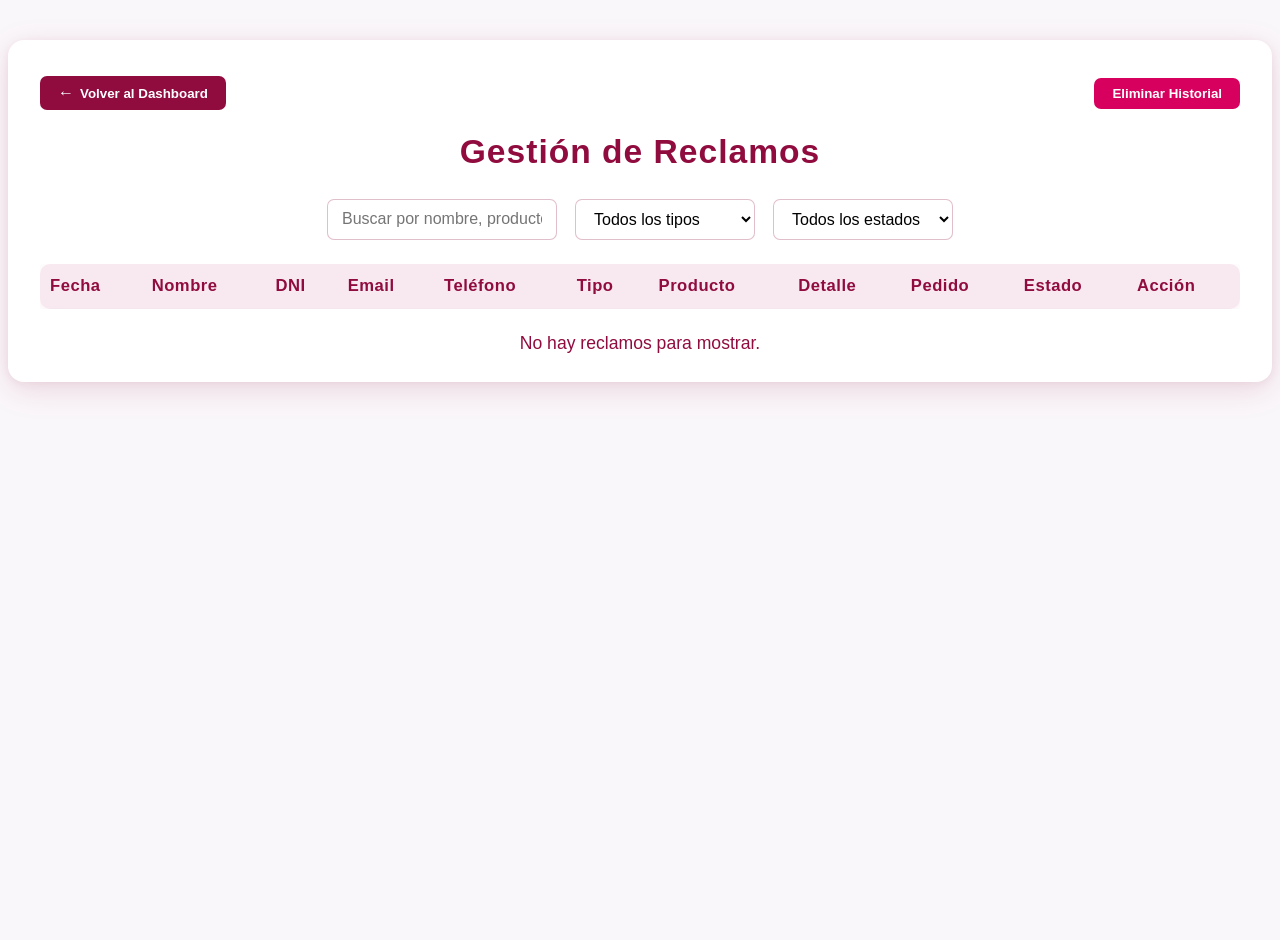
<file: prueba/GestiondeReclamos.html>
<!DOCTYPE html>
<html lang="es">
<head>
	<meta charset="UTF-8">
	<meta name="viewport" content="width=device-width, initial-scale=1.0">
	<title>Gestión de Reclamos</title>
	<link rel="stylesheet" href="GestiondeReclamos.css">
</head>
<body>
	<div class="gestion-container">
		<div style="display:flex;justify-content:space-between;align-items:center;margin-bottom:18px;gap:10px;">
			<button id="btn-volver-dashboard" style="background:#900C3F;color:#fff;padding:8px 18px;border:none;border-radius:7px;font-weight:600;cursor:pointer;display:flex;align-items:center;gap:6px;"><span style="font-size:1.2em;">&#8592;</span> Volver al Dashboard</button>
			<button id="btn-eliminar-historial" style="background:#d7005f;color:#fff;padding:8px 18px;border:none;border-radius:7px;font-weight:600;cursor:pointer;">Eliminar Historial</button>
		</div>
		<h1>Gestión de Reclamos</h1>
		<div class="filtros">
			<input type="text" id="busqueda" placeholder="Buscar por nombre, producto o estado...">
			<select id="filtro-tipo">
				<option value="">Todos los tipos</option>
				<option value="queja">Queja</option>
				<option value="reclamo">Reclamo</option>
			</select>
			<select id="filtro-estado">
				<option value="">Todos los estados</option>
				<option value="pendiente">Pendiente</option>
				<option value="resuelto">Resuelto</option>
			</select>
		</div>
		<div class="tabla-wrapper">
			<table id="tabla-reclamos">
				<thead>
					<tr>
						<th>Fecha</th>
						<th>Nombre</th>
						<th>DNI</th>
						<th>Email</th>
						<th>Teléfono</th>
						<th>Tipo</th>
						<th>Producto</th>
						<th>Detalle</th>
						<th>Pedido</th>
						<th>Estado</th>
						<th>Acción</th>
					</tr>
				</thead>
				<tbody>
					<!-- Reclamos se llenan dinámicamente -->
				</tbody>
			</table>
		</div>
		<div id="mensaje-vacio" style="display:none;text-align:center;color:#900C3F;margin-top:24px;font-size:1.1em;">No hay reclamos para mostrar.</div>
	</div>
	<script src="GestiondeReclamos.js"></script>
</body>
</html>
</file>
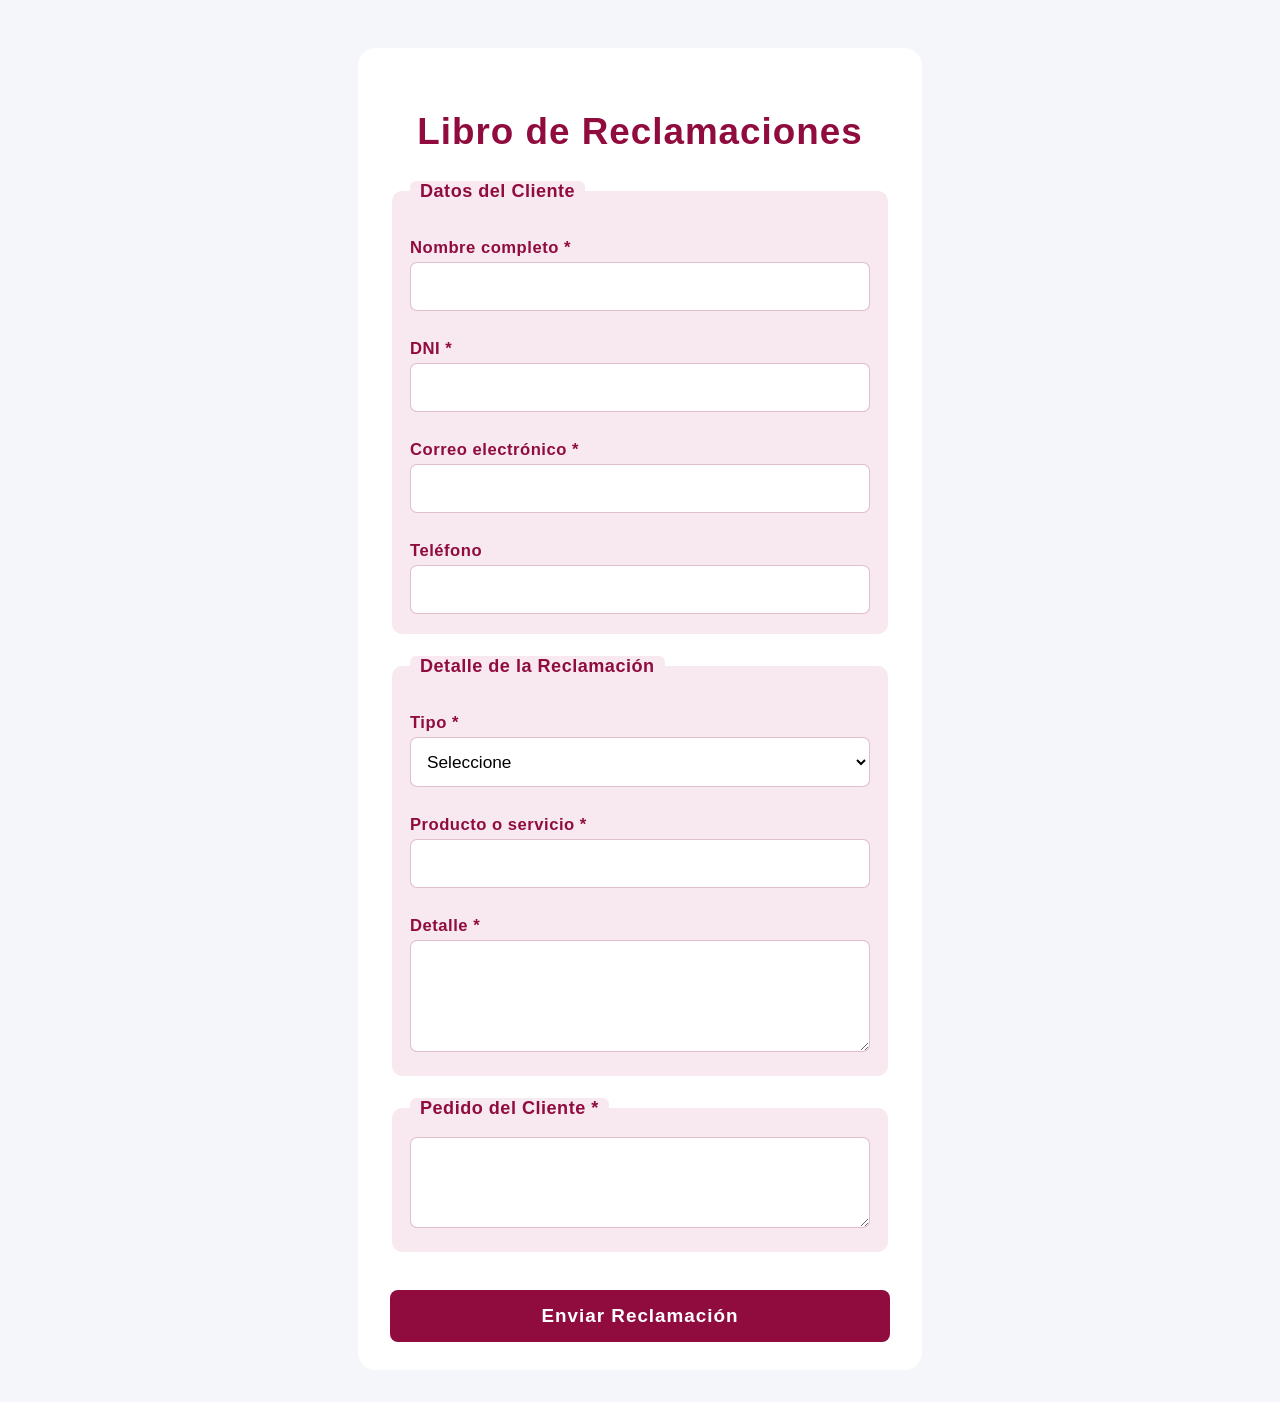
<file: prueba/LibrodeReclamaciones.html>
<!DOCTYPE html>
<html lang="es">
<head>
	<meta charset="UTF-8">
	<meta name="viewport" content="width=device-width, initial-scale=1.0">
	<title>Libro de Reclamaciones</title>
	<link rel="stylesheet" href="LibrodeReclamaciones.css">
</head>
<body>
	<div class="libro-container">
		<h1>Libro de Reclamaciones</h1>
		<form id="form-reclamacion">
			<fieldset>
				<legend>Datos del Cliente</legend>
				<label for="nombre">Nombre completo *</label>
				<input type="text" id="nombre" name="nombre" required>

				<label for="dni">DNI *</label>
				<input type="text" id="dni" name="dni" maxlength="8" pattern="[0-9]{8}" required>

				<label for="email">Correo electrónico *</label>
				<input type="email" id="email" name="email" required>

				<label for="telefono">Teléfono</label>
				<input type="tel" id="telefono" name="telefono" maxlength="9" pattern="[0-9]{9}">
			</fieldset>

			<fieldset>
				<legend>Detalle de la Reclamación</legend>
				<label for="tipo">Tipo *</label>
				<select id="tipo" name="tipo" required>
					<option value="">Seleccione</option>
					<option value="queja">Queja</option>
					<option value="reclamo">Reclamo</option>
				</select>

				<label for="producto">Producto o servicio *</label>
				<input type="text" id="producto" name="producto" required>

				<label for="detalle">Detalle *</label>
				<textarea id="detalle" name="detalle" rows="4" required></textarea>
			</fieldset>

			<fieldset>
				<legend>Pedido del Cliente *</legend>
				<textarea id="pedido" name="pedido" rows="3" required></textarea>
			</fieldset>

			<button type="submit">Enviar Reclamación</button>
			<p id="mensaje-exito" style="display:none;color:green;margin-top:10px;">¡Reclamación enviada correctamente!</p>
		</form>
	</div>
	<script src="LibrodeReclamaciones.js"></script>
</body>
</html>
</file>
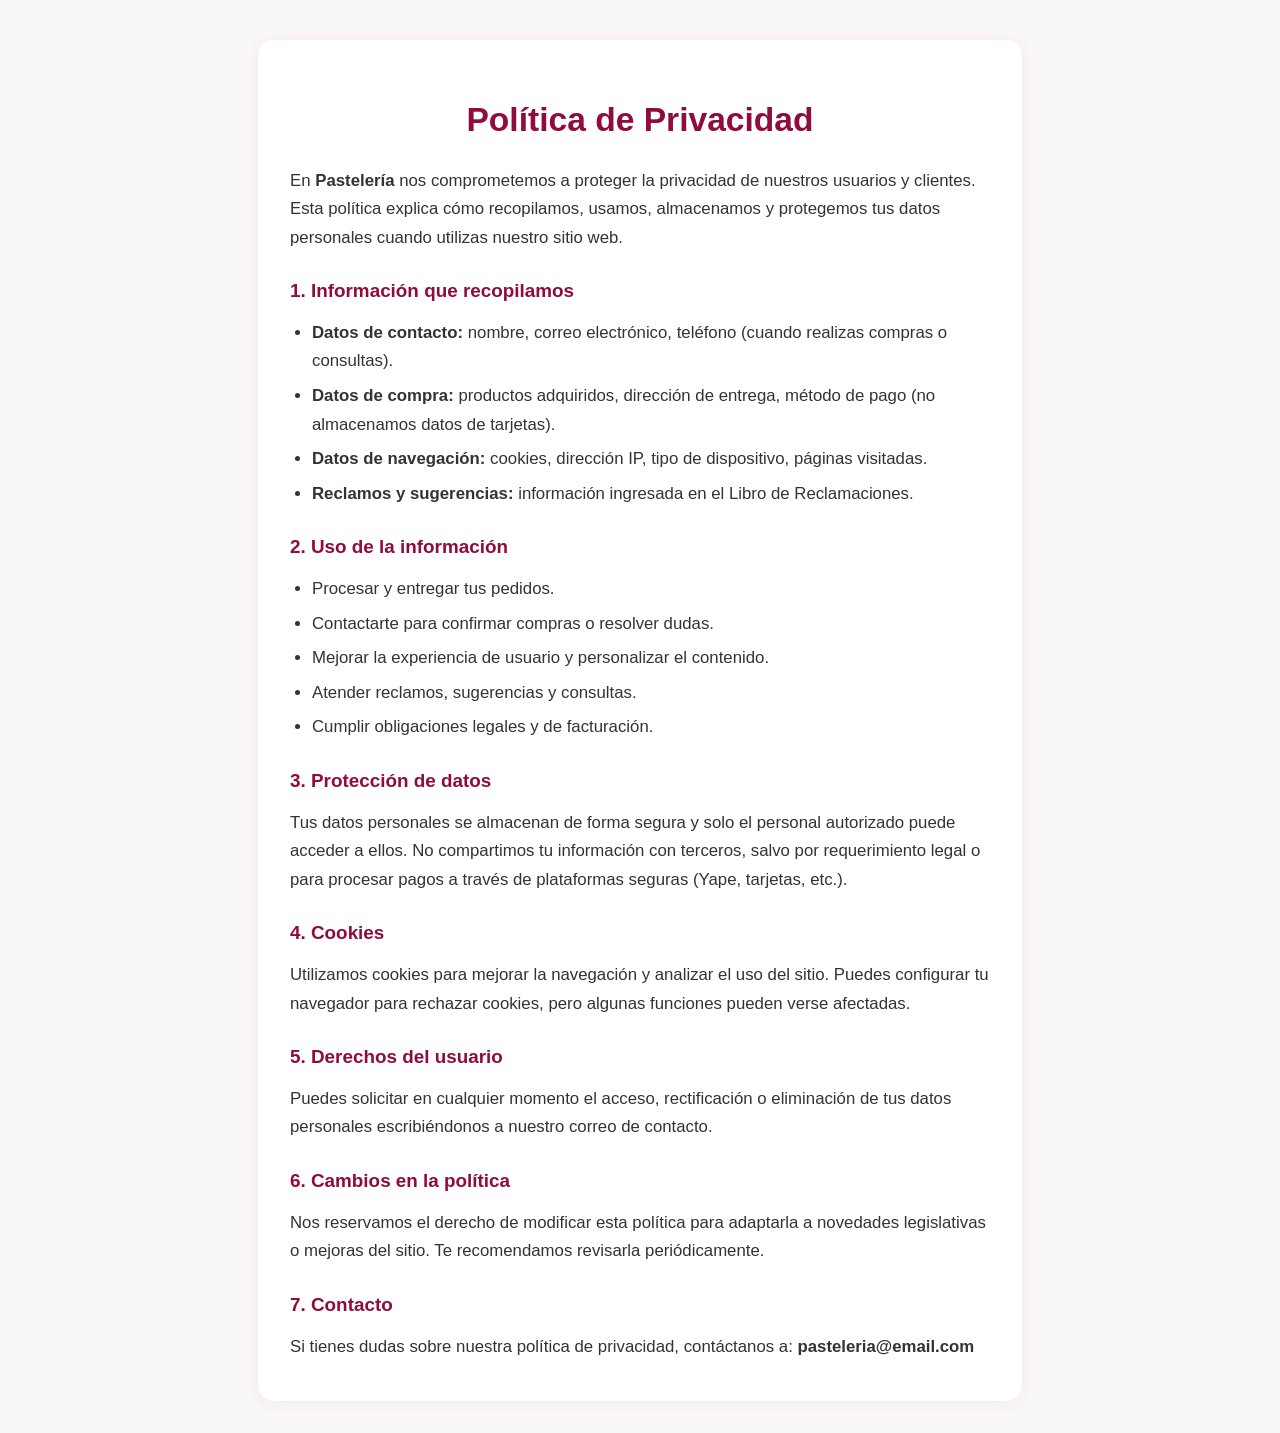
<file: prueba/PoliticayPrivacidad.html>
<!DOCTYPE html>
<html lang="es">
<head>
    <meta charset="UTF-8">
    <meta name="viewport" content="width=device-width, initial-scale=1.0">
    <title>Política de Privacidad</title>
    <link rel="stylesheet" href="PoliticayPrivacidad.css">
</head>
<body>
    <div class="privacidad-panel">
        <h1>Política de Privacidad</h1>
        <p>En <b>Pastelería</b> nos comprometemos a proteger la privacidad de nuestros usuarios y clientes. Esta política explica cómo recopilamos, usamos, almacenamos y protegemos tus datos personales cuando utilizas nuestro sitio web.</p>

        <h2>1. Información que recopilamos</h2>
        <ul>
            <li><b>Datos de contacto:</b> nombre, correo electrónico, teléfono (cuando realizas compras o consultas).</li>
            <li><b>Datos de compra:</b> productos adquiridos, dirección de entrega, método de pago (no almacenamos datos de tarjetas).</li>
            <li><b>Datos de navegación:</b> cookies, dirección IP, tipo de dispositivo, páginas visitadas.</li>
            <li><b>Reclamos y sugerencias:</b> información ingresada en el Libro de Reclamaciones.</li>
        </ul>

        <h2>2. Uso de la información</h2>
        <ul>
            <li>Procesar y entregar tus pedidos.</li>
            <li>Contactarte para confirmar compras o resolver dudas.</li>
            <li>Mejorar la experiencia de usuario y personalizar el contenido.</li>
            <li>Atender reclamos, sugerencias y consultas.</li>
            <li>Cumplir obligaciones legales y de facturación.</li>
        </ul>

        <h2>3. Protección de datos</h2>
        <p>Tus datos personales se almacenan de forma segura y solo el personal autorizado puede acceder a ellos. No compartimos tu información con terceros, salvo por requerimiento legal o para procesar pagos a través de plataformas seguras (Yape, tarjetas, etc.).</p>

        <h2>4. Cookies</h2>
        <p>Utilizamos cookies para mejorar la navegación y analizar el uso del sitio. Puedes configurar tu navegador para rechazar cookies, pero algunas funciones pueden verse afectadas.</p>

        <h2>5. Derechos del usuario</h2>
        <p>Puedes solicitar en cualquier momento el acceso, rectificación o eliminación de tus datos personales escribiéndonos a nuestro correo de contacto.</p>

        <h2>6. Cambios en la política</h2>
        <p>Nos reservamos el derecho de modificar esta política para adaptarla a novedades legislativas o mejoras del sitio. Te recomendamos revisarla periódicamente.</p>

        <h2>7. Contacto</h2>
        <p>Si tienes dudas sobre nuestra política de privacidad, contáctanos a: <b>pasteleria@email.com</b></p>
    </div>
</body>
</html>
</file>
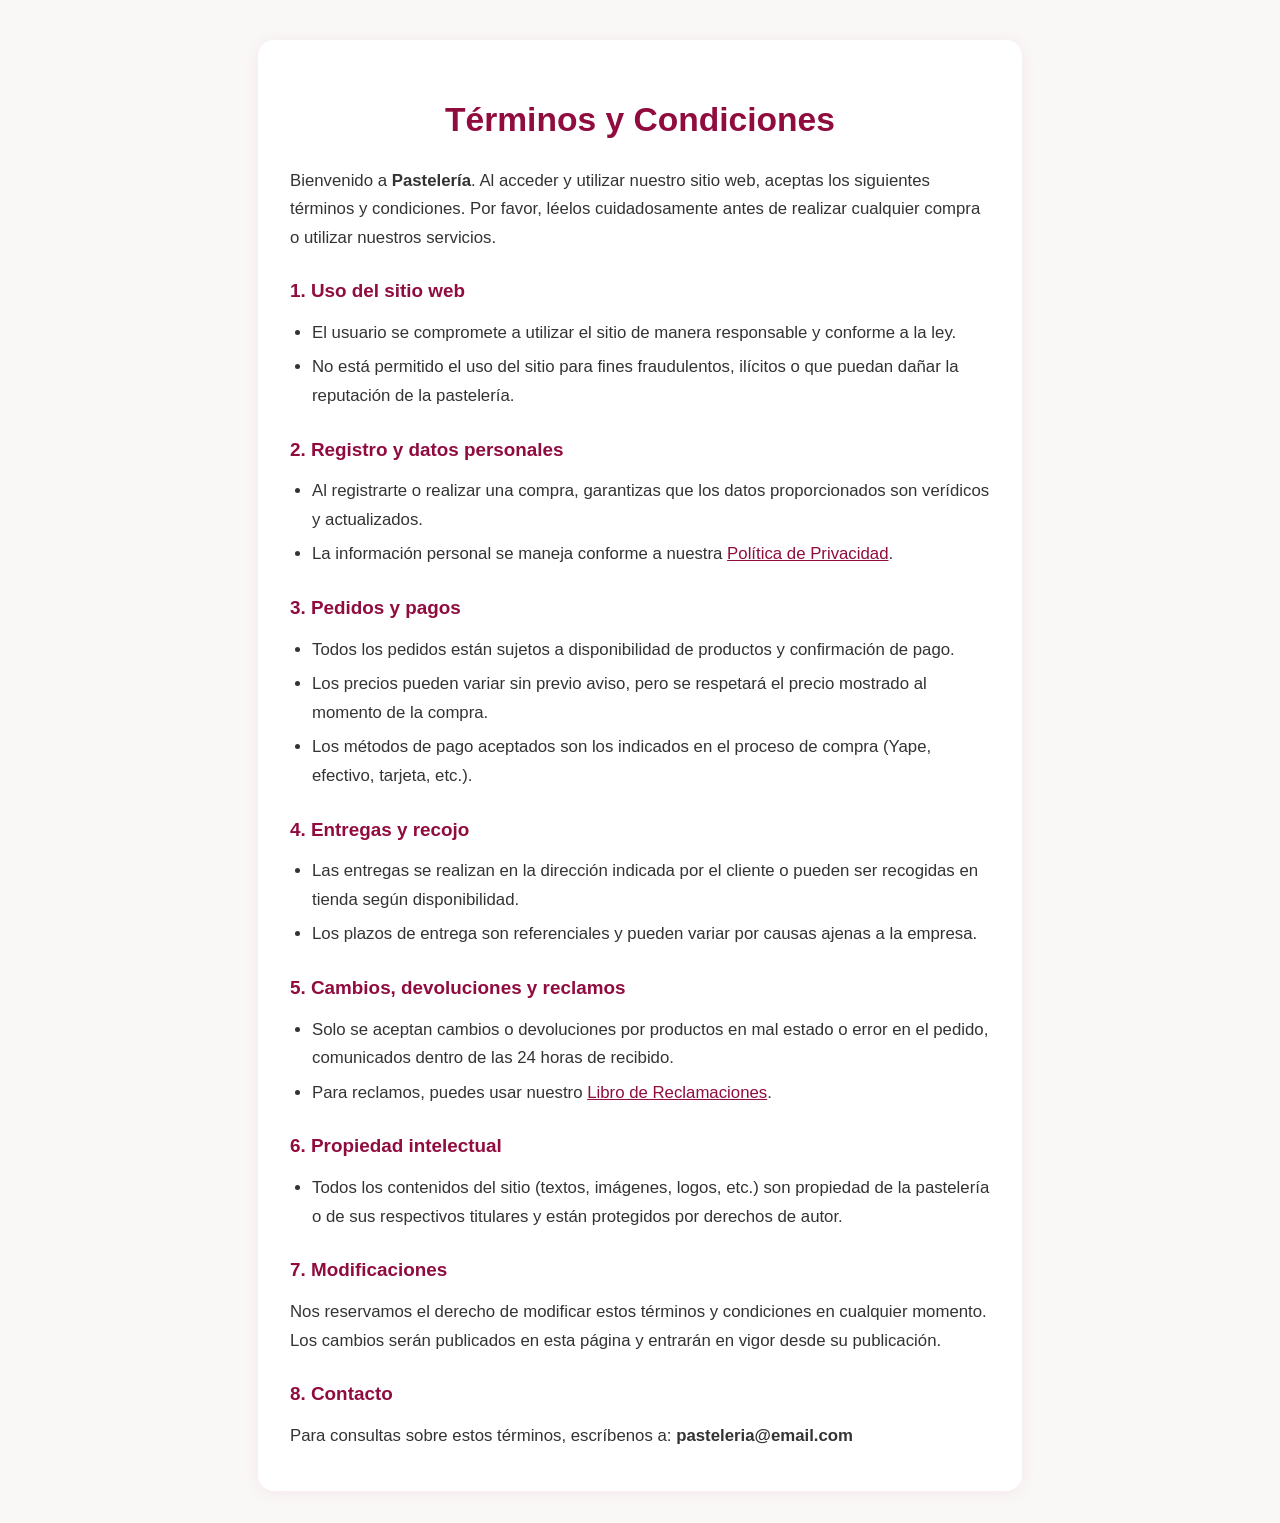
<file: prueba/TerminosyCondiciones.html>
<!DOCTYPE html>
<html lang="es">
<head>
    <meta charset="UTF-8">
    <meta name="viewport" content="width=device-width, initial-scale=1.0">
    <title>Términos y Condiciones</title>
    <link rel="stylesheet" href="TerminosyCondiciones.css">
</head>
<body>
    <div class="terminos-panel">
        <h1>Términos y Condiciones</h1>
        <p>Bienvenido a <b>Pastelería</b>. Al acceder y utilizar nuestro sitio web, aceptas los siguientes términos y condiciones. Por favor, léelos cuidadosamente antes de realizar cualquier compra o utilizar nuestros servicios.</p>

        <h2>1. Uso del sitio web</h2>
        <ul>
            <li>El usuario se compromete a utilizar el sitio de manera responsable y conforme a la ley.</li>
            <li>No está permitido el uso del sitio para fines fraudulentos, ilícitos o que puedan dañar la reputación de la pastelería.</li>
        </ul>

        <h2>2. Registro y datos personales</h2>
        <ul>
            <li>Al registrarte o realizar una compra, garantizas que los datos proporcionados son verídicos y actualizados.</li>
            <li>La información personal se maneja conforme a nuestra <a href="PoliticayPrivacidad.html">Política de Privacidad</a>.</li>
        </ul>

        <h2>3. Pedidos y pagos</h2>
        <ul>
            <li>Todos los pedidos están sujetos a disponibilidad de productos y confirmación de pago.</li>
            <li>Los precios pueden variar sin previo aviso, pero se respetará el precio mostrado al momento de la compra.</li>
            <li>Los métodos de pago aceptados son los indicados en el proceso de compra (Yape, efectivo, tarjeta, etc.).</li>
        </ul>

        <h2>4. Entregas y recojo</h2>
        <ul>
            <li>Las entregas se realizan en la dirección indicada por el cliente o pueden ser recogidas en tienda según disponibilidad.</li>
            <li>Los plazos de entrega son referenciales y pueden variar por causas ajenas a la empresa.</li>
        </ul>

        <h2>5. Cambios, devoluciones y reclamos</h2>
        <ul>
            <li>Solo se aceptan cambios o devoluciones por productos en mal estado o error en el pedido, comunicados dentro de las 24 horas de recibido.</li>
            <li>Para reclamos, puedes usar nuestro <a href="LibrodeReclamaciones.html">Libro de Reclamaciones</a>.</li>
        </ul>

        <h2>6. Propiedad intelectual</h2>
        <ul>
            <li>Todos los contenidos del sitio (textos, imágenes, logos, etc.) son propiedad de la pastelería o de sus respectivos titulares y están protegidos por derechos de autor.</li>
        </ul>

        <h2>7. Modificaciones</h2>
        <p>Nos reservamos el derecho de modificar estos términos y condiciones en cualquier momento. Los cambios serán publicados en esta página y entrarán en vigor desde su publicación.</p>

        <h2>8. Contacto</h2>
        <p>Para consultas sobre estos términos, escríbenos a: <b>pasteleria@email.com</b></p>
    </div>
</body>
</html>
</file>
<file: prueba/GestiondeReclamos.css>
body {
	background: #faf7fa;
	font-family: 'Segoe UI', Arial, sans-serif;
	margin: 0;
	padding: 0;
	min-height: 100vh;
}

.gestion-container {
	max-width: 1200px;
	margin: 40px auto 24px auto;
	background: #fff;
	border-radius: 16px;
	box-shadow: 0 8px 32px #900C3F22, 0 1.5px 8px #900C3F11;
	padding: 36px 32px 28px 32px;
	position: relative;
	overflow-x: auto;
	animation: fadeIn 1.1s cubic-bezier(.4,0,.2,1);
}

.gestion-container h1 {
	text-align: center;
	color: #900C3F;
	margin-bottom: 28px;
	font-size: 2.1em;
	font-weight: 800;
	letter-spacing: 1px;
}

.filtros {
	display: flex;
	gap: 18px;
	margin-bottom: 24px;
	flex-wrap: wrap;
	justify-content: center;
}

.filtros input,
.filtros select {
	padding: 10px 14px;
	border: 1.5px solid #900C3F44;
	border-radius: 7px;
	font-size: 1em;
	background: #fff;
	transition: border 0.2s;
	outline: none;
	min-width: 180px;
}

.filtros input:focus,
.filtros select:focus {
	border: 2px solid #900C3F;
	background: #f8f3f8;
}

.tabla-wrapper {
	overflow-x: auto;
	margin-top: 10px;
}

table {
	width: 100%;
	border-collapse: collapse;
	background: #fff;
	font-size: 1em;
	box-shadow: 0 1.5px 8px #900C3F11;
	border-radius: 10px;
	overflow: hidden;
}

th, td {
	padding: 12px 10px;
	text-align: left;
	border-bottom: 1px solid #f3e6ee;
	vertical-align: top;
}

th {
	background: #f8e9f0;
	color: #900C3F;
	font-weight: 700;
	font-size: 1.04em;
	letter-spacing: 0.5px;
}

tr:last-child td {
	border-bottom: none;
}

td {
	color: #333;
	font-size: 0.98em;
	word-break: break-word;
}

.estado-pendiente {
	background: #f8e9f0;
	color: #900C3F;
	font-weight: bold;
	border-radius: 6px;
	padding: 4px 10px;
	display: inline-block;
}
.estado-resuelto {
	background: #e0ffe6;
	color: #1bbd36;
	font-weight: bold;
	border-radius: 6px;
	padding: 4px 10px;
	display: inline-block;
}

.btn-accion {
	background: #900C3F;
	color: #fff;
	border: none;
	border-radius: 7px;
	padding: 7px 16px;
	font-size: 1em;
	font-weight: 600;
	cursor: pointer;
	transition: background 0.18s, transform 0.18s;
	margin: 2px 0;
}
.btn-accion:hover {
	background: #d7005f;
	transform: scale(1.04);
}

@media (max-width: 900px) {
	.gestion-container {
		padding: 16px 2vw 10px 2vw;
	}
	th, td {
		padding: 8px 4px;
		font-size: 0.95em;
	}
	.filtros input, .filtros select {
		min-width: 120px;
		font-size: 0.95em;
	}
}
</file>
<file: prueba/LibrodeReclamaciones.css>
body {
	background: #faf7fa;
	font-family: 'Segoe UI', Arial, sans-serif;
	margin: 0;
	padding: 0;
	min-height: 100vh;
}

.libro-container {
	max-width: 500px;
	margin: 48px auto 32px auto;
	background: #fff;
	border-radius: 18px;
	padding: 38px 32px 28px 32px;
	position: relative;
	overflow: hidden;
	animation: fadeIn 1.1s cubic-bezier(.4,0,.2,1);
}

@keyframes fadeIn {
	from { opacity: 0; transform: translateY(40px); }
	to { opacity: 1; transform: none; }
}

.libro-container h1 {
	text-align: center;
	color: #900C3F;
	margin-bottom: 28px;
	font-size: 2.3em;
	letter-spacing: 1px;
	font-weight: 800;
	z-index: 1;
	position: relative;
}

form label {
	display: block;
	margin-top: 18px;
	margin-bottom: 4px;
	color: #900C3F;
	font-weight: 600;
	letter-spacing: 0.5px;
	font-size: 1.04em;
	z-index: 1;
	position: relative;
}

form input,
form select,
form textarea {
	width: 100%;
	padding: 13px 12px 13px 12px;
	border: 1.5px solid #900C3F44;
	border-radius: 7px;
	font-size: 1.08em;
	margin-bottom: 10px;
	box-sizing: border-box;
	background: #fff;
	transition: border 0.22s;
	outline: none;
	font-family: inherit;
}

form input:focus,
form select:focus,
form textarea:focus {
	border: 2px solid #900C3F;
	background: #f8f3f8;
}

fieldset {
	border: none;
	border-radius: 10px;
	margin-bottom: 22px;
	padding: 18px 18px 10px 18px;
	background: #f8e9f0;
	position: relative;
}

legend {
	color: #900C3F;
	font-weight: bold;
	font-size: 1.13em;
	padding: 0 10px;
	letter-spacing: 0.5px;
	background: #f8e9f0;
	border-radius: 6px;
}

button[type="submit"] {
	background: #900C3F;
	color: #fff;
	border: none;
	border-radius: 8px;
	padding: 15px 0;
	width: 100%;
	font-size: 1.18em;
	font-weight: bold;
	cursor: pointer;
	margin-top: 16px;
	letter-spacing: 1px;
	transition: background 0.18s, transform 0.18s;
	position: relative;
	z-index: 1;
}

button[type="submit"]:hover {
	background: #d7005f;
	transform: translateY(-2px) scale(1.03);
}

#mensaje-exito {
	text-align: center;
	font-size: 1.13em;
	color: #1bbd36;
	margin-top: 10px;
	font-weight: 600;
	letter-spacing: 0.5px;
	animation: fadeIn 0.7s;
}

form textarea {
	min-height: 80px;
	resize: vertical;
}

form input[type="text"],
form input[type="email"],
form input[type="tel"] {
	transition: border 0.18s;
}
body {
	font-family: 'Poppins', sans-serif;
	background: #f5f6fa;
	margin: 0;
	padding: 0;
}

.reclamaciones-container {
	max-width: 900px;
	margin: 40px auto;
	background: #fff;
	border-radius: 16px;
	padding: 36px 32px 32px 32px;
}
.reclamaciones-container h2 {
	text-align: center;
	color: #900C3F;
	margin-bottom: 28px;
}
.reclamaciones-form-section {
	background: #fbeee6;
	border-radius: 12px;
	padding: 18px 18px 10px 18px;
	margin-bottom: 18px;
}
.reclamaciones-form-section legend {
	font-weight: 600;
	color: #900C3F;
	font-size: 1.1em;
	padding: 0 10px;
	background: #fff;
	border-radius: 8px;
	margin-left: 10px;
}
.reclamaciones-form label {
	display: block;
	margin-bottom: 4px;
	color: #333;
	font-weight: 500;
}
.reclamaciones-form input, .reclamaciones-form select {
	width: 100%;
	padding: 10px;
	margin-bottom: 16px;
	border: 1px solid #ccc;
	border-radius: 6px;
	font-size: 1em;
	font-family: 'Poppins', sans-serif;
}
.reclamaciones-form textarea {
	width: 100%;
	padding: 10px 12px;
	margin-bottom: 16px;
	border: 1.5px solid #900C3F;
	border-radius: 8px;
	font-size: 1em;
	font-family: 'Poppins', sans-serif;
	background: #fbeee6;
	color: #900C3F;
	resize: vertical;
	transition: border 0.2s;
	min-height: 60px;
	max-height: 180px;
}
.reclamaciones-form textarea:focus {
	outline: none;
	border: 2px solid #EF8700;
	background: #fff8f2;
}
.reclamaciones-form button[type="submit"] {
	background: #900C3F;
	color: #fff;
	border: none;
	padding: 12px 28px;
	border-radius: 8px;
	font-size: 1em;
	font-weight: 600;
	cursor: pointer;
	transition: background 0.18s, transform 0.18s;
}
.reclamaciones-form button[type="submit"]:hover {
	background: #EF8700;
	color: #fff;
	transform: translateY(-2px) scale(1.04);
}
.reclamaciones-exito {
	background: #e6ffe6;
	color: #2e7d32;
	border: 1.5px solid #2e7d32;
	border-radius: 8px;
	padding: 12px 18px;
	margin-bottom: 18px;
	text-align: center;
	font-weight: 500;
}
.reclamaciones-error {
	background: #ffe0e0;
	color: #d32f2f;
	border: 1.5px solid #d32f2f;
	border-radius: 8px;
	padding: 12px 18px;
	margin-bottom: 18px;
	text-align: center;
	font-weight: 500;
}
@media (max-width: 600px) {
	.reclamaciones-container {
		padding: 12px 2vw;
	}
}
</file>
<file: prueba/PoliticayPrivacidad.css>
body {
    font-family: 'Poppins', Arial, sans-serif;
    background: #faf7f7;
    margin: 0;
    padding: 0;
}

.privacidad-panel {
    max-width: 700px;
    margin: 40px auto 32px auto;
    background: #fff;
    border-radius: 16px;
    box-shadow: 0 2px 16px #900C3F11;
    padding: 38px 32px 28px 32px;
}
.privacidad-panel h1 {
    color: #900C3F;
    text-align: center;
    margin-bottom: 28px;
    font-size: 2.1em;
    font-weight: 800;
}
.privacidad-panel h2 {
    color: #900C3F;
    margin-top: 28px;
    margin-bottom: 10px;
    font-size: 1.18em;
    font-weight: 700;
}
.privacidad-panel p, .privacidad-panel ul {
    color: #333;
    font-size: 1.05em;
    line-height: 1.7;
    margin-bottom: 12px;
}
.privacidad-panel ul {
    padding-left: 22px;
    margin-bottom: 18px;
}
.privacidad-panel li {
    margin-bottom: 6px;
}
@media (max-width: 700px) {
    .privacidad-panel {
        padding: 16px 4vw 12px 4vw;
    }
    .privacidad-panel h1 {
        font-size: 1.3em;
    }
}
</file>
<file: prueba/TerminosyCondiciones.css>
body {
    font-family: 'Poppins', Arial, sans-serif;
    background: #faf7f7;
    margin: 0;
    padding: 0;
}

.terminos-panel {
    max-width: 700px;
    margin: 40px auto 32px auto;
    background: #fff;
    border-radius: 16px;
    box-shadow: 0 2px 16px #900C3F11;
    padding: 38px 32px 28px 32px;
}
.terminos-panel h1 {
    color: #900C3F;
    text-align: center;
    margin-bottom: 28px;
    font-size: 2.1em;
    font-weight: 800;
}
.terminos-panel h2 {
    color: #900C3F;
    margin-top: 28px;
    margin-bottom: 10px;
    font-size: 1.18em;
    font-weight: 700;
}
.terminos-panel p, .terminos-panel ul {
    color: #333;
    font-size: 1.05em;
    line-height: 1.7;
    margin-bottom: 12px;
}
.terminos-panel ul {
    padding-left: 22px;
    margin-bottom: 18px;
}
.terminos-panel li {
    margin-bottom: 6px;
}
.terminos-panel a {
    color: #900C3F;
    text-decoration: underline;
}
@media (max-width: 700px) {
    .terminos-panel {
        padding: 16px 4vw 12px 4vw;
    }
    .terminos-panel h1 {
        font-size: 1.3em;
    }
}
</file>
